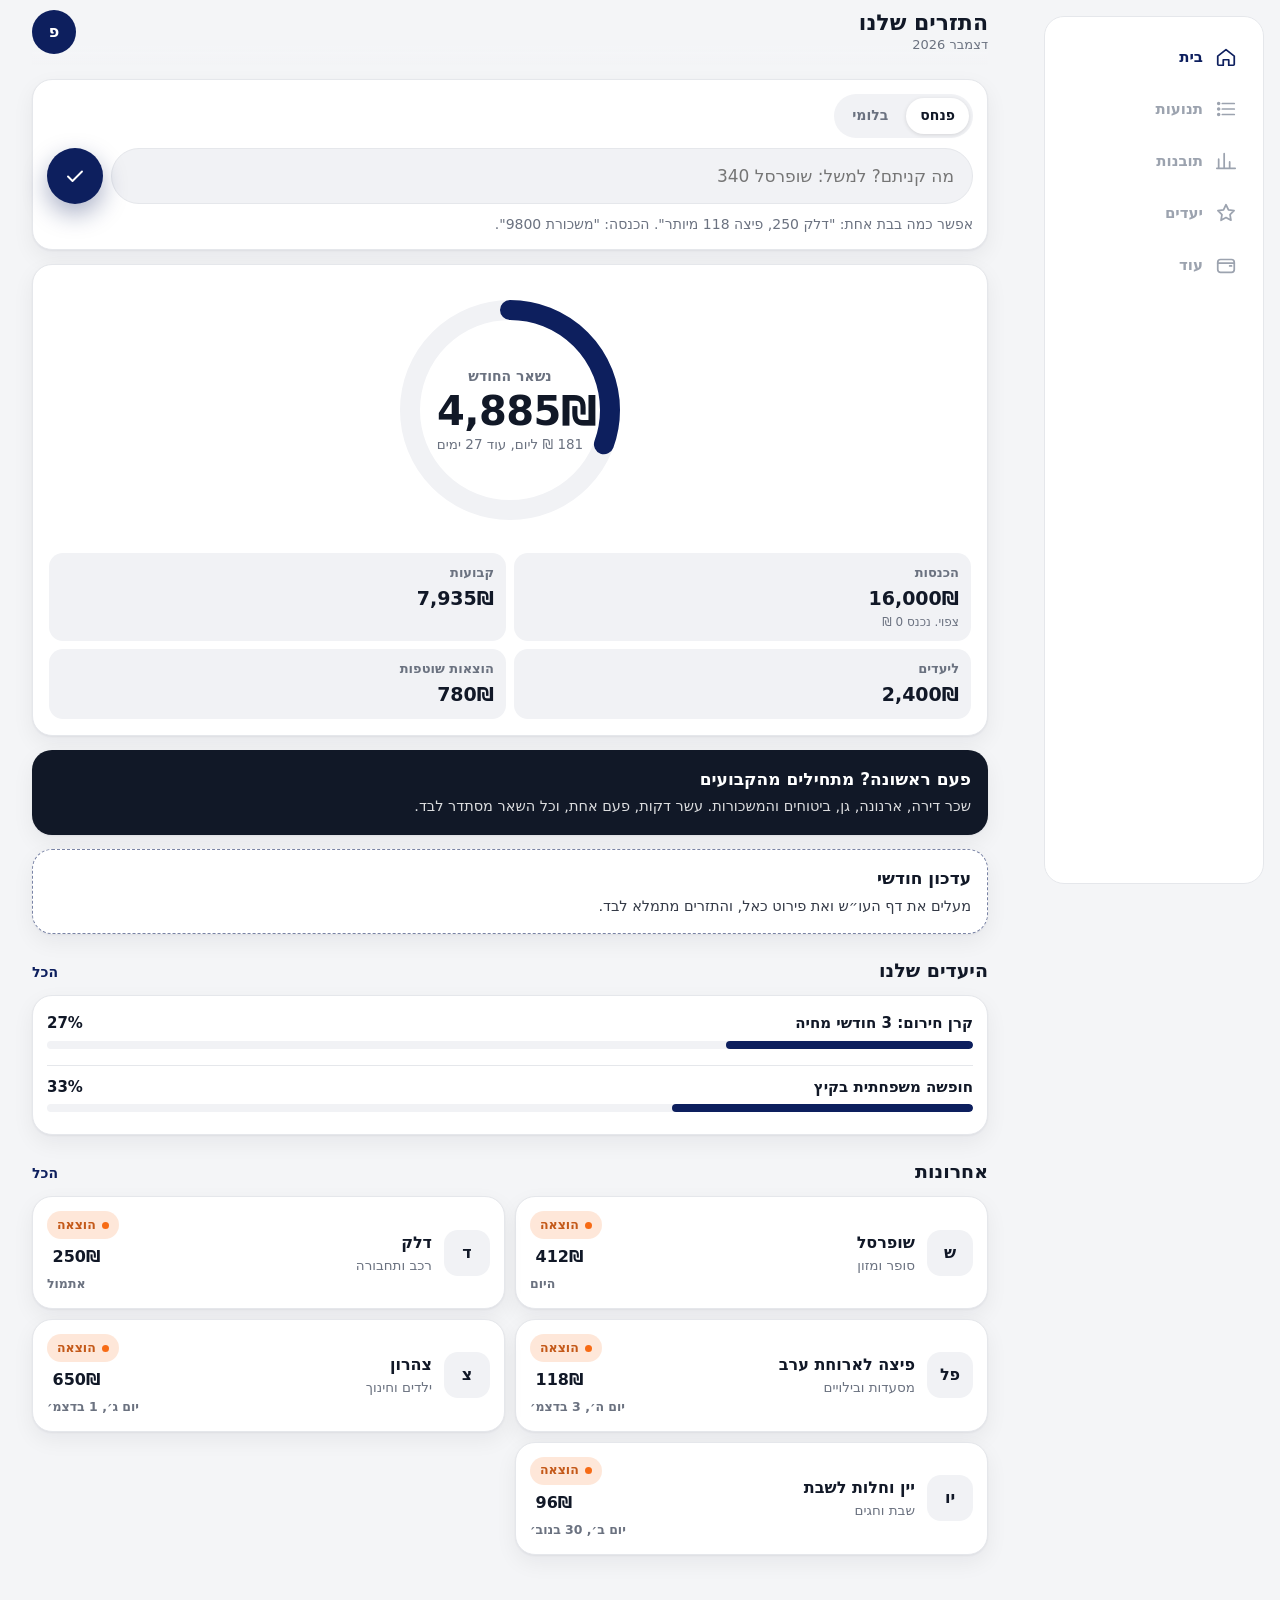
<file: index.html>
<!doctype html>
<html lang="he" dir="rtl">
<head>
  <meta charset="utf-8">
  <meta name="referrer" content="no-referrer">
  <meta name="robots" content="noindex, nofollow">
  <meta http-equiv="Content-Security-Policy" content="default-src 'self'; script-src 'self' https://cdn.jsdelivr.net; style-src 'self' 'unsafe-inline' https://fonts.googleapis.com; font-src https://fonts.gstatic.com; img-src 'self' data: blob:; connect-src 'self' https://*.supabase.co wss://*.supabase.co; worker-src 'self'; manifest-src 'self'; base-uri 'none'; form-action 'self'; object-src 'none'">
  <meta name="viewport" content="width=device-width, initial-scale=1, viewport-fit=cover">
  <meta name="theme-color" content="#F4F5F7">
  <meta name="apple-mobile-web-app-capable" content="yes">
  <meta name="mobile-web-app-capable" content="yes">
  <title>התזרים שלנו</title>
  <link rel="icon" href="icon.svg" type="image/svg+xml">
  <link rel="apple-touch-icon" href="icon.svg">
  <link rel="preconnect" href="https://fonts.googleapis.com">
  <link rel="preconnect" href="https://fonts.gstatic.com" crossorigin>
  <link href="https://fonts.googleapis.com/css2?family=Heebo:wght@300;400;500;700;800&family=Rubik:wght@700;800;900&display=swap" rel="stylesheet">
  <link rel="stylesheet" href="app.css">
  <link rel="stylesheet" href="custom.css">
  <script src="config.js"></script>
  <script src="blueprint.js"></script>
</head>
<body>
  <div id="app"></div>
  <script src="app.js"></script>
  <script src="custom.js"></script>
</body>
</html>
</file>
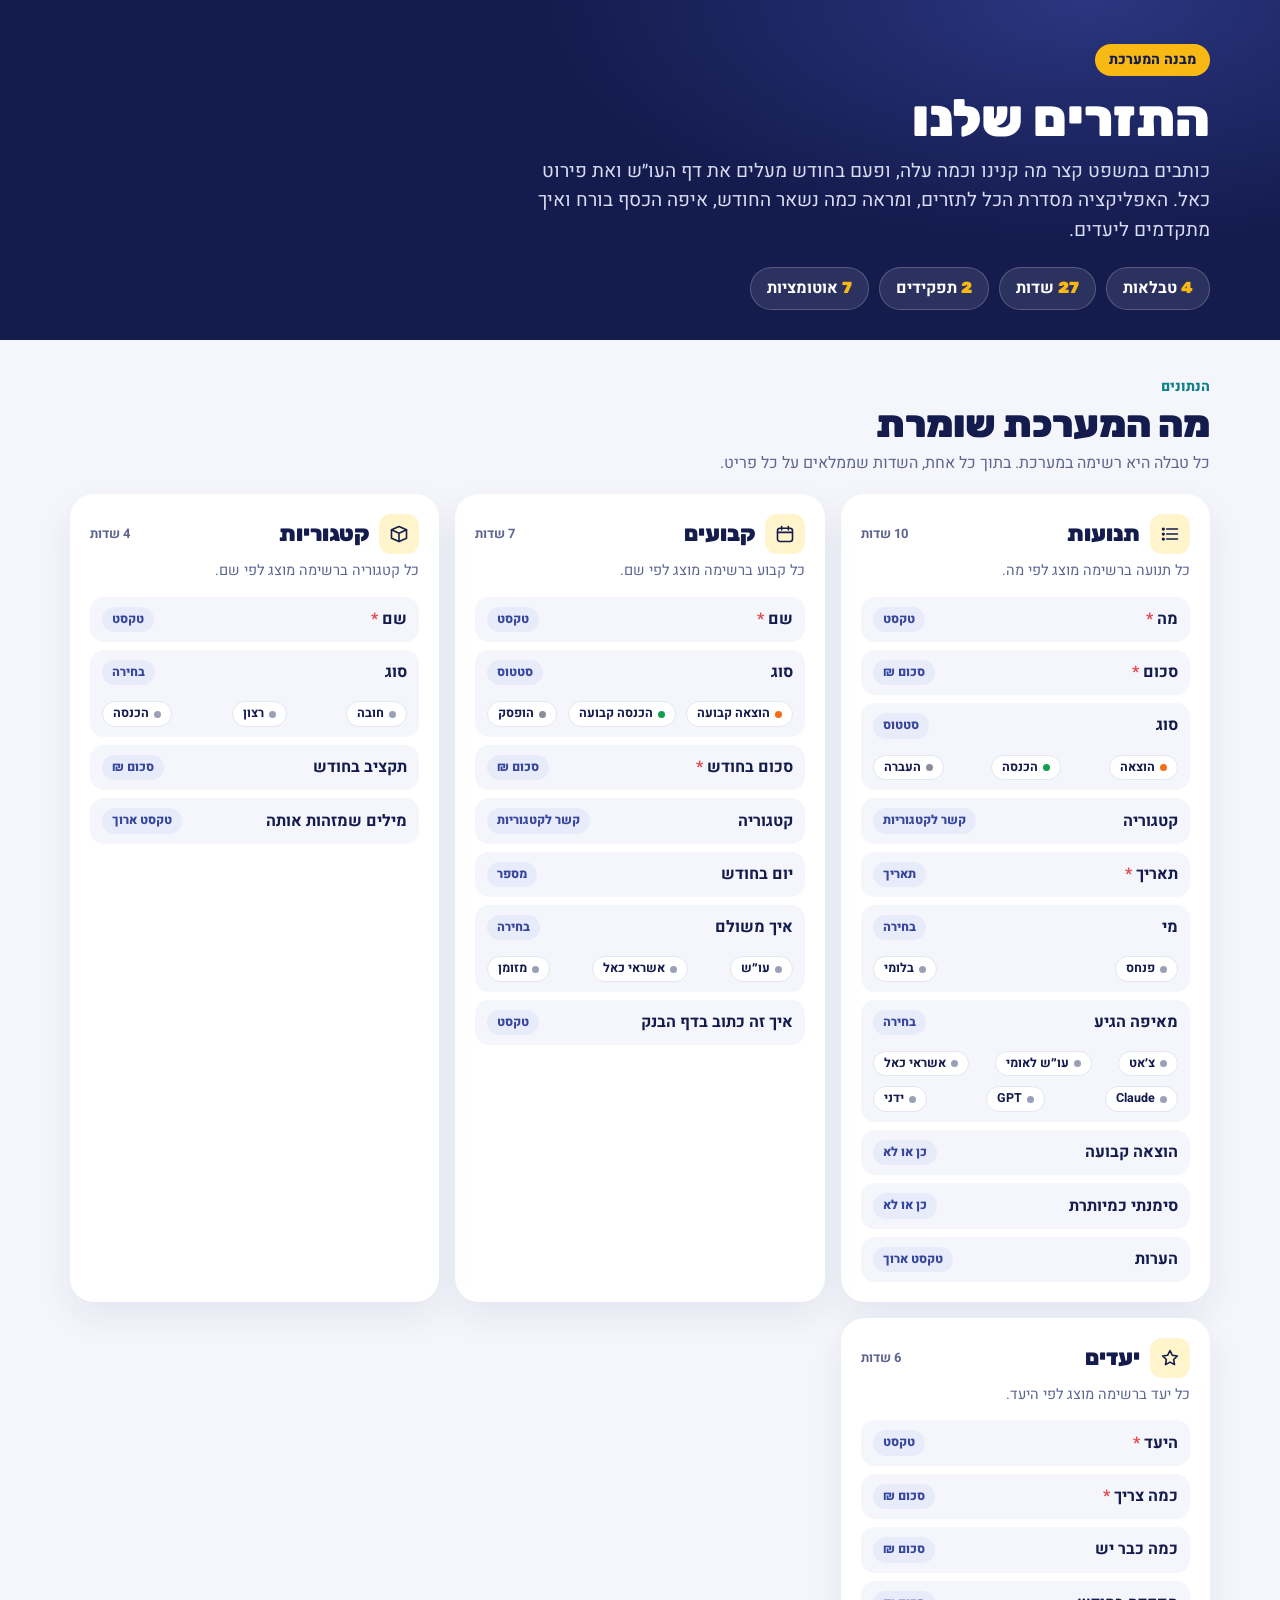
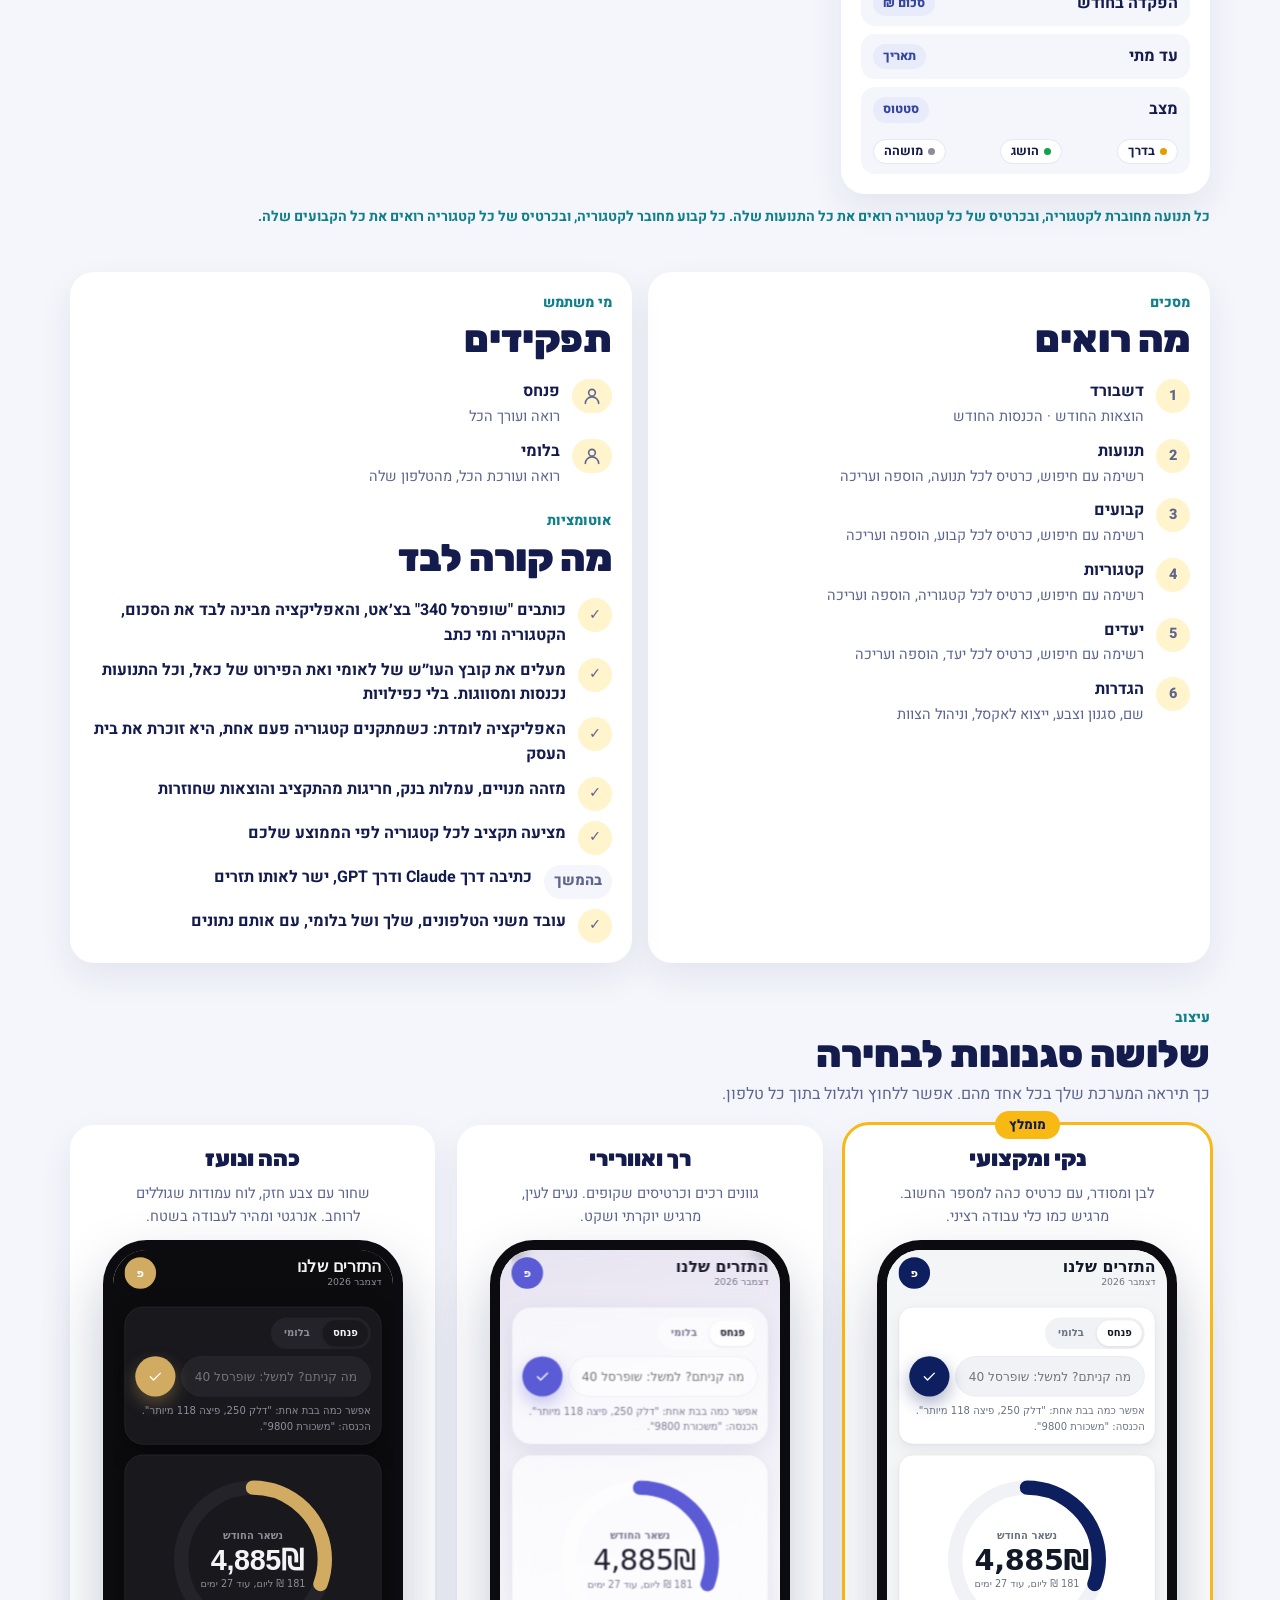
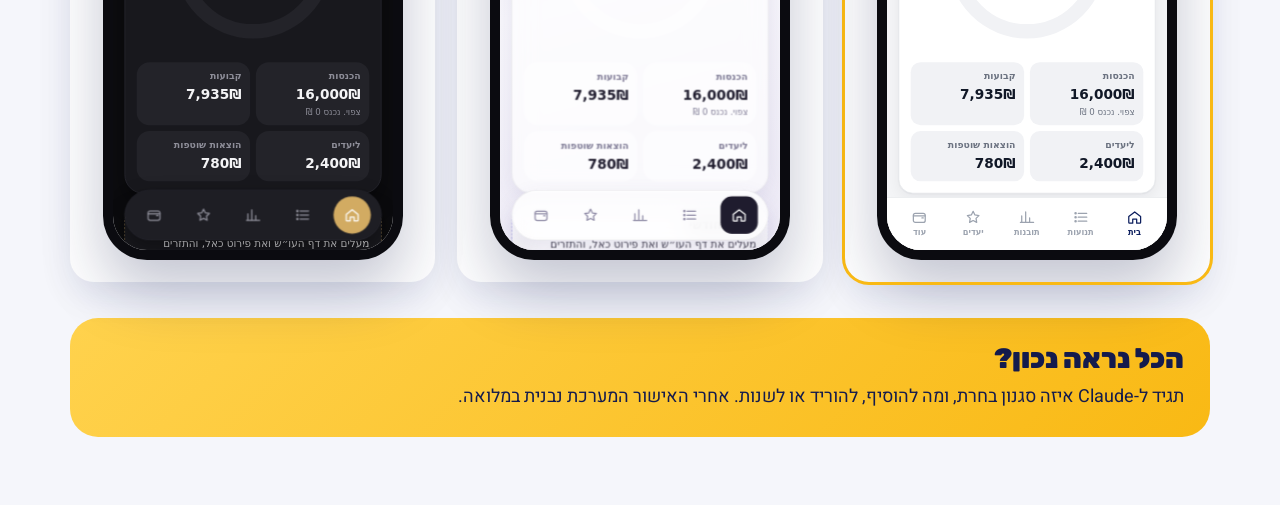
<file: blueprint.html>
<!doctype html>
<html lang="he" dir="rtl">
<head>
  <meta charset="utf-8">
  <meta name="viewport" content="width=device-width, initial-scale=1">
  <title>מבנה המערכת</title>
  <link rel="preconnect" href="https://fonts.googleapis.com">
  <link rel="preconnect" href="https://fonts.gstatic.com" crossorigin>
  <link href="https://fonts.googleapis.com/css2?family=Heebo:wght@400;500;700;800&family=Rubik:wght@800;900&display=swap" rel="stylesheet">
  <style>
    :root { --ink: #141B4D; --muted: #5E6690; --line: #E3E6F3; --bg: #F5F6FB; --accent: #F9B914; --teal: #0E7F8B; }
    * { box-sizing: border-box; }
    body { margin: 0; font-family: 'Heebo', system-ui, sans-serif; color: var(--ink); background: var(--bg); line-height: 1.55; }
    h1, h2, h3 { font-family: 'Rubik', 'Heebo', sans-serif; font-weight: 900; margin: 0; line-height: 1.1; text-wrap: balance; }
    p { margin: 0; }
    .wrap { max-width: 1180px; margin: 0 auto; padding: 0 20px; }
    header { padding: 44px 0 30px; color: #fff; background: radial-gradient(900px 400px at 85% 0%, #2A3680, transparent 60%), var(--ink); }
    .eyebrow { display: inline-block; padding: 5px 14px; border-radius: 999px; font-size: 14px; font-weight: 800; color: var(--ink); background: var(--accent); }
    header h1 { font-size: clamp(32px, 5vw, 52px); margin-top: 14px; }
    header p { margin-top: 10px; font-size: 19px; color: #D9DEF5; max-width: 62ch; }
    .stats { display: flex; flex-wrap: wrap; gap: 10px; margin-top: 22px; }
    .stats span { padding: 8px 16px; border-radius: 999px; background: rgb(255 255 255 / .1); border: 1px solid rgb(255 255 255 / .2); font-weight: 700; }
    .stats b { font-family: 'Rubik'; font-weight: 900; color: var(--accent); margin-inline-end: 4px; }
    section { padding: 36px 0 8px; }
    .head { margin-bottom: 18px; }
    .head small { display: block; font-size: 14px; font-weight: 800; color: var(--teal); margin-bottom: 6px; }
    .head h2 { font-size: clamp(26px, 3.6vw, 38px); }
    .head p { margin-top: 6px; color: var(--muted); }
    .grid { display: grid; gap: 16px; }
    .card { background: #fff; border-radius: 24px; box-shadow: 0 14px 34px rgb(26 35 102 / .08); padding: 20px; }
    .table-card h3 { display: flex; align-items: center; gap: 10px; font-size: 22px; }
    .table-card h3 .ico { display: grid; place-items: center; width: 40px; height: 40px; border-radius: 12px; background: #FFF4CC; }
    .table-card .count { margin-inline-start: auto; font-family: 'Heebo'; font-size: 13px; font-weight: 700; color: var(--muted); }
    .table-card > p { margin-top: 6px; color: var(--muted); font-size: 14.5px; }
    .fields { list-style: none; margin: 14px 0 0; padding: 0; display: grid; gap: 8px; }
    .fields li { display: flex; align-items: center; justify-content: space-between; gap: 10px; padding: 10px 12px; border-radius: 14px; background: var(--bg); }
    .fields li b { font-weight: 700; }
    .fields li b i { font-style: normal; color: #E5484D; }
    .type { flex: none; padding: 3px 10px; border-radius: 999px; font-size: 12.5px; font-weight: 800; color: #35469C; background: #E8EBFA; }
    .opts { display: flex; flex-wrap: wrap; gap: 6px; margin-top: 6px; }
    .opt { display: inline-flex; align-items: center; gap: 5px; padding: 2px 10px; border-radius: 999px; font-size: 12.5px; font-weight: 700; background: #fff; border: 1px solid var(--line); }
    .opt::before { content: ""; width: 7px; height: 7px; border-radius: 50%; background: var(--c); }
    .fields li.col { flex-direction: column; align-items: stretch; }
    .fields li.col > div { display: flex; justify-content: space-between; gap: 10px; }
    .rel { margin-top: 12px; font-size: 14px; font-weight: 700; color: var(--teal); }
    .two { display: grid; gap: 16px; }
    .list { list-style: none; margin: 0; padding: 0; display: grid; gap: 10px; }
    .list li { display: flex; gap: 12px; align-items: flex-start; }
    .list li b { display: block; }
    .list li span { color: var(--muted); font-size: 14.5px; }
    .badge { flex: none; display: grid; place-items: center; min-width: 34px; height: 34px; padding: 0 10px; border-radius: 999px; font-weight: 800; font-size: 13px; color: var(--ink); background: #FFF4CC; }
    .badge.later { color: var(--muted); background: var(--bg); }
    .styles { display: grid; gap: 22px; }
    .style { display: grid; justify-items: center; gap: 12px; padding: 22px 16px; position: relative; }
    .style.rec { outline: 3px solid var(--accent); }
    .style .tag { position: absolute; top: -14px; padding: 4px 14px; border-radius: 999px; font-size: 13px; font-weight: 800; background: var(--accent); }
    .style h3 { font-size: 22px; }
    .style p { color: var(--muted); font-size: 14.5px; text-align: center; max-width: 34ch; }
    .phone { width: 300px; height: 620px; border-radius: 44px; padding: 10px; background: #0B0B10; box-shadow: 0 30px 60px rgb(20 27 77 / .25); }
    .phone iframe { width: 390px; height: 836px; border: 0; transform: scale(.718); transform-origin: top right; background: #fff; }
    .ico svg, .badge svg { width: 20px; height: 20px; }
    .phone .screen { width: 280px; height: 600px; overflow: hidden; border-radius: 34px; }
    .approve { margin: 36px 0 60px; padding: 26px; border-radius: 28px; color: var(--ink); background: linear-gradient(135deg, #FFD24D, #F9B914); }
    .approve h2 { font-size: 28px; }
    .approve p { margin-top: 8px; font-size: 18px; }
    @media (min-width: 760px) { .grid { grid-template-columns: repeat(2, 1fr); } .two { grid-template-columns: 1fr 1fr; } }
    @media (min-width: 1080px) { .grid { grid-template-columns: repeat(3, 1fr); } .styles { grid-template-columns: repeat(3, 1fr); } }
  </style>
  <script src="blueprint.js"></script>
</head>
<body>
  <main id="bp"></main>
  <script>
  (function () {
    const BP = window.BLUEPRINT;
    const esc = s => String(s ?? '').replace(/[&<>"']/g, c => ({ '&': '&amp;', '<': '&lt;', '>': '&gt;', '"': '&quot;', "'": '&#39;' }[c]));
    const TYPES = { text: 'טקסט', longtext: 'טקסט ארוך', phone: 'טלפון', email: 'מייל', number: 'מספר', money: 'סכום ₪', date: 'תאריך', datetime: 'תאריך ושעה', status: 'סטטוס', select: 'בחירה', checkbox: 'כן או לא', relation: 'קשר', photo: 'תמונה' };
    const STYLE_INFO = {
      'clean-pro': ['נקי ומקצועי', 'לבן ומסודר, עם כרטיס כהה למספר החשוב. מרגיש כמו כלי עבודה רציני.'],
      'bold-dark': ['כהה ונועז', 'שחור עם צבע חזק, לוח עמודות שגוללים לרוחב. אנרגטי ומהיר לעבודה בשטח.'],
      'soft-air': ['רך ואוורירי', 'גוונים רכים וכרטיסים שקופים. נעים לעין, מרגיש יוקרתי ושקט.'],
      'photo-immersive': ['חווייתי ותמונתי', 'תמונה גדולה בראש המסך וזכוכית. מתאים לעסק שמוכר חוויה.'],
      'playful-blocks': ['צבעוני ושמח', 'אריחים בצבעי פסטל ופינות עגולות. כיף לפתוח כל בוקר.'],
      'school-soft': ['סגול ורך', 'לבנדר בהיר עם כרטיס סגול למספר החשוב ואריחים צבעוניים. ידידותי ומסודר.']
    };
    const T = id => BP.tables.find(t => t.id === id);
    const fem = t => (t && t.gender) ? t.gender === 'f' : /ה$/.test((t && t.item) || '');
    const g = (t, m, f) => (fem(t) ? f : m);
    const opts = f => (f.options || []).map(o => typeof o === 'string' ? { v: o } : o);
    const PATHS = {
      users: '<circle cx="9" cy="8" r="3.5"/><path d="M2.5 20a6.5 6.5 0 0 1 13 0"/><path d="M16 4.6a3.5 3.5 0 0 1 0 6.8M18.2 14.6A6.5 6.5 0 0 1 21.5 20"/>',
      wrench: '<path d="M14.5 6.5a4 4 0 0 0-5.3 5.3L4 17l3 3 5.2-5.2a4 4 0 0 0 5.3-5.3l-2.5 2.5-2.5-2.5z"/>',
      calendar: '<rect x="3" y="5" width="18" height="16" rx="3"/><path d="M3 10h18M8 3v4M16 3v4"/>',
      box: '<path d="M3 7l9-4 9 4v10l-9 4-9-4z"/><path d="M3 7l9 4 9-4M12 11v10"/>',
      wallet: '<rect x="3" y="6" width="18" height="14" rx="3"/><path d="M16 13h2M3 10h18"/>',
      list: '<path d="M8 6h13M8 12h13M8 18h13"/><circle cx="4" cy="6" r="1"/><circle cx="4" cy="12" r="1"/><circle cx="4" cy="18" r="1"/>',
      file: '<path d="M6 3h8l4 4v14H6z"/><path d="M14 3v4h4M9 13h6M9 17h6"/>',
      star: '<path d="M12 3l2.7 5.6 6.1.9-4.4 4.3 1 6.1L12 17l-5.4 2.9 1-6.1-4.4-4.3 6.1-.9z"/>',
      person: '<circle cx="12" cy="8" r="4"/><path d="M4 21a8 8 0 0 1 16 0"/>'
    };
    const svg = n => `<svg viewBox="0 0 24 24" fill="none" stroke="currentColor" stroke-width="1.9" stroke-linecap="round" stroke-linejoin="round" aria-hidden="true">${PATHS[n] || PATHS.list}</svg>`;
    const fieldsCount = BP.tables.reduce((a, t) => a + t.fields.length, 0);
    const relations = BP.tables.flatMap(t => t.fields.filter(f => f.type === 'relation').map(f => ({ t, f })));
    const styles = (BP.styleOptions && BP.styleOptions.length ? BP.styleOptions : [BP.style]).slice(0, 3);

    document.title = 'מבנה המערכת · ' + BP.name;
    document.getElementById('bp').innerHTML = `
      <header><div class="wrap">
        <span class="eyebrow">מבנה המערכת</span>
        <h1>${esc(BP.name)}</h1>
        <p>${esc(BP.purpose || '')}</p>
        <div class="stats"><span><b>${BP.tables.length}</b>טבלאות</span><span><b>${fieldsCount}</b>שדות</span><span><b>${(BP.roles || []).length || 1}</b>תפקידים</span><span><b>${(BP.automations || []).length}</b>אוטומציות</span></div>
      </div></header>

      <section><div class="wrap">
        <div class="head"><small>הנתונים</small><h2>מה המערכת שומרת</h2><p>כל טבלה היא רשימה במערכת. בתוך כל אחת, השדות שממלאים על כל פריט.</p></div>
        <div class="grid">${BP.tables.map(t => `
          <article class="card table-card">
            <h3><span class="ico">${svg(t.icon)}</span>${esc(t.label)}<span class="count">${t.fields.length} שדות</span></h3>
            <p>כל ${esc(t.item)} ברשימה מוצג לפי ${esc((t.fields.find(f => f.id === t.title) || {}).label || '')}${t.board ? ', ויש לוח עמודות לפי הסטטוס' : ''}.</p>
            <ul class="fields">${t.fields.map(f => (f.type === 'status' || f.type === 'select') ? `
              <li class="col"><div><b>${esc(f.label)}${f.required ? ' <i>*</i>' : ''}</b><span class="type">${TYPES[f.type]}</span></div>
                <div class="opts">${opts(f).map(o => `<span class="opt" style="--c:${o.color ? `var(--c-${o.color})` : '#9AA0B8'}">${esc(o.v)}</span>`).join('')}</div></li>`
              : `<li><b>${esc(f.label)}${f.required ? ' <i>*</i>' : ''}</b><span class="type">${f.type === 'relation' ? `קשר ל${esc(T(f.table).label)}` : TYPES[f.type] || f.type}</span></li>`).join('')}</ul>
          </article>`).join('')}
        </div>
        ${relations.length ? `<p class="rel">${relations.map(({ t, f }) => `כל ${esc(t.item)} ${g(t, 'מחובר', 'מחוברת')} ל${esc(T(f.table).item)}, ובכרטיס של כל ${esc(T(f.table).item)} רואים את כל ה${esc(t.label)} ${g(T(f.table), 'שלו', 'שלה')}.`).join(' ')}</p>` : ''}
      </div></section>

      <section><div class="wrap two">
        <div class="card">
          <div class="head"><small>מסכים</small><h2>מה רואים</h2></div>
          <ul class="list">
            <li><span class="badge">1</span><div><b>דשבורד</b><span>${esc((BP.dashboard?.kpis || []).map(k => k.label).join(' · '))}${BP.dashboard?.focus ? ' · ' + esc(BP.dashboard.focus.label) : ''}${BP.dashboard?.upcoming ? ' · מה בימים הקרובים' : ''}</span></div></li>
            ${BP.tables.map((t, i) => `<li><span class="badge">${i + 2}</span><div><b>${esc(t.label)}</b><span>רשימה עם חיפוש${t.board ? ', סינון לפי סטטוס ולוח עמודות' : ''}, כרטיס לכל ${esc(t.item)}, הוספה ועריכה</span></div></li>`).join('')}
            <li><span class="badge">${BP.tables.length + 2}</span><div><b>הגדרות</b><span>שם, סגנון וצבע, ייצוא לאקסל${(BP.roles || []).length > 1 ? ', וניהול הצוות' : ''}</span></div></li>
          </ul>
        </div>
        <div class="card">
          <div class="head"><small>מי משתמש</small><h2>תפקידים</h2></div>
          <ul class="list">${(BP.roles && BP.roles.length ? BP.roles : [{ label: 'בעל העסק', can: 'רואה ועורך הכל' }]).map(r => `<li><span class="badge">${svg('person')}</span><div><b>${esc(r.label)}</b><span>${esc(r.can)}</span></div></li>`).join('')}</ul>
          ${(BP.automations || []).length ? `<div class="head" style="margin-top:22px"><small>אוטומציות</small><h2>מה קורה לבד</h2></div>
          <ul class="list">${BP.automations.map(a => `<li><span class="badge ${a.status === 'פעיל' ? '' : 'later'}">${a.status === 'פעיל' ? '✓' : 'בהמשך'}</span><div><b>${esc(a.label)}</b></div></li>`).join('')}</ul>` : ''}
        </div>
      </div></section>

      <section><div class="wrap">
        <div class="head"><small>עיצוב</small><h2>שלושה סגנונות לבחירה</h2><p>כך תיראה המערכת שלך בכל אחד מהם. אפשר ללחוץ ולגלול בתוך כל טלפון.</p></div>
        <div class="styles">${styles.map((s, i) => `
          <div class="card style ${i === 0 ? 'rec' : ''}">
            ${i === 0 ? '<span class="tag">מומלץ</span>' : ''}
            <h3>${esc((STYLE_INFO[s] || [s])[0])}</h3>
            <p>${esc((STYLE_INFO[s] || ['', ''])[1])}</p>
            <div class="phone"><div class="screen"><iframe src="index.html?preview=1&theme=${encodeURIComponent(s)}" title="${esc((STYLE_INFO[s] || [s])[0])}" loading="lazy"></iframe></div></div>
          </div>`).join('')}
        </div>
        <div class="approve"><h2>הכל נראה נכון?</h2><p>תגיד ל-Claude איזה סגנון בחרת, ומה להוסיף, להוריד או לשנות. אחרי האישור המערכת נבנית במלואה.</p></div>
      </div></section>`;
    // צבעי הסטטוסים זהים לאלה של המערכת
    const st = document.documentElement.style;
    Object.entries({ red: '#E5484D', orange: '#F76B15', yellow: '#E0A100', green: '#12A150', teal: '#0E9F9A', blue: '#3B6CF6', purple: '#8E4EC6', gray: '#8B8D98' }).forEach(([k, v]) => st.setProperty('--c-' + k, v));
  })();
  </script>
</body>
</html>
</file>
<file: app.css>
/* מנוע המערכות של קלוד לעצלנים: רכיבים מובייל פירסט + חמש ערכות נושא (library/styles.md).
   כל ערכת נושא מגדירה את אותם משתנים. המבנה זהה, והאופי משתנה. */

:root, [data-theme="clean-pro"] {
  --bg: #F4F5F7;
  --bg-fx: none;
  --surface: #FFFFFF;
  --surface-2: #F1F2F5;
  --text: #111827;
  --muted: #6B7280;
  --line: #E5E7EB;
  --accent: #2563EB;
  --on-accent: #FFFFFF;
  --hero: #111827;
  --on-hero: #FFFFFF;
  --radius: 14px;
  --radius-lg: 20px;
  --shadow: 0 1px 2px rgb(17 24 39 / .05), 0 8px 22px rgb(17 24 39 / .06);
  --glass: none;
  --nav-bg: #FFFFFF;
  --nav-text: #9CA3AF;
  --nav-active: #111827;
  --nav-active-bg: transparent;
  --font-head: 'Heebo', system-ui, sans-serif;
  --head-weight: 800;
  --num-weight: 800;
  --tile-1: var(--surface); --tile-2: var(--surface); --tile-3: var(--surface); --tile-4: var(--surface);
}

[data-theme="bold-dark"] {
  --bg: #0C0C0F;
  --surface: #18181D;
  --surface-2: #232329;
  --text: #F4F4F6;
  --muted: #8E8E99;
  --line: #2B2B33;
  --accent: #FFE14D;
  --on-accent: #111111;
  --hero: var(--accent);
  --on-hero: var(--on-accent);
  --radius: 18px;
  --radius-lg: 26px;
  --shadow: 0 12px 30px rgb(0 0 0 / .35);
  --nav-bg: #1E1E24;
  --nav-text: #8E8E99;
  --nav-active: var(--on-accent);
  --nav-active-bg: var(--accent);
  --font-head: 'Rubik', 'Heebo', sans-serif;
  --head-weight: 900;
  --num-weight: 900;
}

[data-theme="soft-air"] {
  --bg: #EEECF5;
  --bg-fx: linear-gradient(165deg, #E7E4F1 0%, #F7F6FB 55%, #ECE9F5 100%);
  --surface: rgb(255 255 255 / .62);
  --surface-2: rgb(255 255 255 / .45);
  --text: #1F1C2E;
  --muted: #7B7792;
  --line: rgb(31 28 46 / .08);
  --accent: #5B5BD6;
  --on-accent: #FFFFFF;
  --hero: rgb(255 255 255 / .72);
  --on-hero: #1F1C2E;
  --radius: 20px;
  --radius-lg: 28px;
  --shadow: 0 10px 30px rgb(80 70 140 / .10);
  --glass: blur(16px);
  --nav-bg: rgb(255 255 255 / .82);
  --nav-text: #8E8AA5;
  --nav-active: #FFFFFF;
  --nav-active-bg: #1F1C2E;
  --font-head: 'Heebo', system-ui, sans-serif;
  --head-weight: 700;
  --num-weight: 300;
}

[data-theme="photo-immersive"] {
  --bg: #0E1714;
  --surface: rgb(255 255 255 / .08);
  --surface-2: rgb(255 255 255 / .13);
  --text: #F3F6F4;
  --muted: #A9B8B1;
  --line: rgb(255 255 255 / .12);
  --accent: #FFFFFF;
  --on-accent: #0E1714;
  --hero: rgb(255 255 255 / .1);
  --on-hero: #FFFFFF;
  --radius: 22px;
  --radius-lg: 30px;
  --shadow: 0 16px 40px rgb(0 0 0 / .35);
  --glass: blur(14px);
  --nav-bg: rgb(20 32 28 / .72);
  --nav-text: #A9B8B1;
  --nav-active: var(--on-accent);
  --nav-active-bg: var(--accent);
  --font-head: 'Heebo', system-ui, sans-serif;
  --head-weight: 500;
  --num-weight: 300;
}

[data-theme="playful-blocks"] {
  --bg: #FFF9EF;
  --surface: #FFFFFF;
  --surface-2: #FFF1DC;
  --text: #1C1B1F;
  --muted: #6E6A75;
  --line: #F0E6D6;
  --accent: #1C1B1F;
  --on-accent: #FFFFFF;
  --hero: #FFE48A;
  --on-hero: #1C1B1F;
  --radius: 22px;
  --radius-lg: 30px;
  --shadow: 0 2px 0 rgb(28 27 31 / .06), 0 10px 24px rgb(120 90 40 / .08);
  --nav-bg: #FFFFFF;
  --nav-text: #9A95A2;
  --nav-active: #FFFFFF;
  --nav-active-bg: #1C1B1F;
  --font-head: 'Rubik', 'Heebo', sans-serif;
  --head-weight: 800;
  --num-weight: 800;
  --tile-1: #FFE48A; --tile-2: #E3DAFF; --tile-3: #CDEFDF; --tile-4: #FFD8C6;
}

/* סגול ורך: לבנדר בהיר, כרטיס סגול למספר החשוב, אריחים צבעוניים. נלמד מהשראות של מערכות משמרות ומשימות (בתי ספר) */
[data-theme="school-soft"] {
  --bg: #F3F1FB;
  --bg-fx: linear-gradient(170deg, #EEEAFB 0%, #F8F7FD 50%, #F1EEFB 100%);
  --surface: #FFFFFF;
  --surface-2: #EEEBFA;
  --text: #1E1B3A;
  --muted: #6E6A8A;
  --line: #E6E2F5;
  --accent: #6C4CF1;
  --on-accent: #FFFFFF;
  --hero: linear-gradient(140deg, #6C4CF1, #8B6CFF);
  --on-hero: #FFFFFF;
  --radius: 20px;
  --radius-lg: 28px;
  --shadow: 0 2px 4px rgb(108 76 241 / .05), 0 14px 30px rgb(108 76 241 / .10);
  --nav-bg: #FFFFFF;
  --nav-text: #9C98B5;
  --nav-active: #FFFFFF;
  --nav-active-bg: #6C4CF1;
  --font-head: 'Rubik', 'Heebo', sans-serif;
  --head-weight: 700;
  --num-weight: 800;
  --tile-1: #FFD9B3; --tile-2: #CFE6FF; --tile-3: #FFD3E1; --tile-4: #E3DAFF;
}
[data-theme="school-soft"] .nav a.on { padding-inline: 14px; }
[data-theme="school-soft"] .kpi:nth-child(2) { background: var(--tile-1); }
[data-theme="school-soft"] .kpi:nth-child(3) { background: var(--tile-2); }
[data-theme="school-soft"] .kpi:nth-child(4) { background: var(--tile-3); }

/* צבעי סטטוס */
:root { --c-red: #E5484D; --c-orange: #F76B15; --c-yellow: #E0A100; --c-green: #12A150; --c-teal: #0E9F9A; --c-blue: #3B6CF6; --c-purple: #8E4EC6; --c-gray: #8B8D98; }

/* ---------- בסיס ---------- */
* { box-sizing: border-box; -webkit-tap-highlight-color: transparent; }
html { background: var(--bg); }
body {
  margin: 0;
  min-height: 100vh;
  font-family: 'Heebo', system-ui, sans-serif;
  font-size: 16px;
  line-height: 1.5;
  color: var(--text);
  background: var(--bg-fx, none), var(--bg);
  background-attachment: fixed;
  overflow-x: clip;
}
button, input, select, textarea { font: inherit; color: inherit; }
a { color: inherit; text-decoration: none; }
h1, h2, h3, p { margin: 0; }
h1, h2, h3 { font-family: var(--font-head); font-weight: var(--head-weight); line-height: 1.15; text-wrap: balance; }
.i { width: 22px; height: 22px; flex: none; }
.ltr { direction: ltr; unicode-bidi: isolate; display: inline-block; }
.muted { color: var(--muted); }
[hidden] { display: none !important; }

/* ---------- מבנה ---------- */
.app { padding: 0 16px calc(170px + env(safe-area-inset-bottom)); max-width: 640px; margin: 0 auto; }
.top { position: sticky; top: 0; z-index: 20; display: flex; align-items: center; gap: 12px; min-height: 64px; padding: 10px 0; margin-bottom: 4px; background: linear-gradient(var(--bg) 70%, transparent); }
[data-theme="soft-air"] .top { background: transparent; backdrop-filter: blur(10px); }
[data-theme="photo-immersive"] .top { background: linear-gradient(rgb(14 23 20 / .9) 60%, transparent); }
.top__title { flex: 1; min-width: 0; }
.top__title h1 { font-size: 22px; white-space: nowrap; overflow: hidden; text-overflow: ellipsis; }
.top__title small { display: block; font-size: 13px; color: var(--muted); }
.icon-btn { display: grid; place-items: center; width: 44px; height: 44px; border: 0; border-radius: 50%; background: var(--surface); color: var(--text); box-shadow: var(--shadow); backdrop-filter: var(--glass); cursor: pointer; }
.avatar { display: grid; place-items: center; width: 44px; height: 44px; flex: none; border-radius: 50%; font-weight: 800; color: var(--on-accent); background: var(--accent); }
.brand-logo { height: 34px; width: auto; }

/* ---------- ניווט ---------- */
.nav { position: fixed; z-index: 30; display: flex; justify-content: space-around; gap: 4px; }
.nav a { display: grid; justify-items: center; gap: 2px; min-width: 56px; padding: 8px 10px; border-radius: 999px; font-size: 11.5px; font-weight: 700; color: var(--nav-text); }
.nav a.on { color: var(--nav-active); background: var(--nav-active-bg); }
/* סרגל מלא: נקי וצבעוני */
.nav { left: 0; right: 0; bottom: 0; padding: 8px 10px calc(8px + env(safe-area-inset-bottom)); background: var(--nav-bg); border-top: 1px solid var(--line); }
[data-theme="clean-pro"] .nav a.on { color: var(--accent); }
/* גלולה צפה: כהה, רך, תמונתי */
[data-theme="bold-dark"] .nav, [data-theme="soft-air"] .nav, [data-theme="photo-immersive"] .nav {
  left: 16px; right: 16px; bottom: calc(14px + env(safe-area-inset-bottom)); max-width: 460px; margin: 0 auto;
  padding: 8px; border: 1px solid var(--line); border-radius: 999px; box-shadow: var(--shadow); backdrop-filter: blur(16px);
}
[data-theme="bold-dark"] .nav a span, [data-theme="soft-air"] .nav a span, [data-theme="photo-immersive"] .nav a span { display: none; }
[data-theme="bold-dark"] .nav a, [data-theme="soft-air"] .nav a, [data-theme="photo-immersive"] .nav a { min-width: 52px; height: 52px; place-content: center; }
[data-theme="soft-air"] .nav a.on { border-radius: 16px; }
[data-theme="playful-blocks"] .nav a.on { padding-inline: 14px; }

/* כפתור צף */
.fab { position: fixed; z-index: 31; left: 18px; bottom: calc(92px + env(safe-area-inset-bottom)); display: inline-flex; align-items: center; gap: 8px; height: 58px; padding: 0 22px; border: 0; border-radius: 999px; font-weight: 800; font-size: 16px; color: var(--on-accent); background: var(--accent); box-shadow: 0 12px 28px color-mix(in srgb, var(--accent) 45%, transparent); cursor: pointer; }
[data-theme="bold-dark"] .fab, [data-theme="soft-air"] .fab, [data-theme="photo-immersive"] .fab { bottom: calc(96px + env(safe-area-inset-bottom)); }

/* ---------- כרטיסים ---------- */
.card { background: var(--surface); border: 1px solid var(--line); border-radius: var(--radius-lg); box-shadow: var(--shadow); backdrop-filter: var(--glass); }
.section { margin-top: 26px; }
.section__head { display: flex; align-items: baseline; justify-content: space-between; gap: 10px; margin-bottom: 12px; }
.section__head h2 { font-size: 19px; }
.section__head a { font-size: 14px; font-weight: 700; color: var(--accent); }
[data-theme="photo-immersive"] .section__head a, [data-theme="playful-blocks"] .section__head a { color: var(--text); text-decoration: underline; }

/* ---------- דשבורד ---------- */
.greet h1 { font-size: 28px; }
.greet p { margin-top: 4px; color: var(--muted); }
.cover { position: relative; margin: 0 -16px; padding: 90px 20px 24px; min-height: 240px; border-radius: 0 0 var(--radius-lg) var(--radius-lg); background: linear-gradient(180deg, rgb(0 0 0 / .1), rgb(0 0 0 / .65)), var(--cover, linear-gradient(135deg, #1D3A30, #0E1714)); background-size: cover; background-position: center; color: #fff; overflow: hidden; }
.cover h1 { font-size: 36px; font-weight: 300; line-height: 1.05; }
.cover h1 b { font-weight: 700; }
.cover p { margin-top: 8px; color: rgb(255 255 255 / .8); }
.kpis { display: grid; grid-template-columns: repeat(2, minmax(0, 1fr)); gap: 12px; margin-top: 18px; }
.kpi { padding: 16px; border-radius: var(--radius-lg); background: var(--surface); border: 1px solid var(--line); box-shadow: var(--shadow); backdrop-filter: var(--glass); }
.kpi b { display: block; font-family: var(--font-head); font-weight: var(--num-weight); font-size: 32px; line-height: 1.1; letter-spacing: -.5px; }
.kpi span { font-size: 13.5px; font-weight: 600; color: var(--muted); }
.kpi:first-child { grid-column: 1 / -1; background: var(--hero); color: var(--on-hero); border-color: transparent; }
.kpi:first-child span { color: color-mix(in srgb, var(--on-hero) 72%, transparent); }
.kpi:first-child b { font-size: 42px; }
.kpis:has(.kpi:nth-child(4)) { grid-template-columns: repeat(3, minmax(0, 1fr)); }
.kpis:has(.kpi:nth-child(4)) .kpi:not(:first-child) { padding: 14px 12px; }
.kpis:has(.kpi:nth-child(4)) .kpi:not(:first-child) b { font-size: 28px; }
[data-theme="playful-blocks"] .kpi:nth-child(1) { background: var(--tile-1); }
[data-theme="playful-blocks"] .kpi:nth-child(2) { background: var(--tile-2); }
[data-theme="playful-blocks"] .kpi:nth-child(3) { background: var(--tile-3); }
[data-theme="playful-blocks"] .kpi:nth-child(4) { background: var(--tile-4); }
[data-theme="playful-blocks"] .kpi span { color: color-mix(in srgb, var(--text) 70%, transparent); }
[data-theme="soft-air"] .kpi b { font-size: 38px; }
[data-theme="soft-air"] .kpi:first-child b { font-size: 52px; }
.quick { display: flex; gap: 8px; overflow-x: auto; margin: 18px -16px 0; padding: 2px 16px 4px; scrollbar-width: none; }
.quick::-webkit-scrollbar { display: none; }

/* ---------- רשימות ---------- */
.search { position: relative; margin-top: 4px; }
.search input { width: 100%; height: 50px; padding: 0 46px 0 16px; border: 1px solid var(--line); border-radius: 999px; background: var(--surface); box-shadow: var(--shadow); backdrop-filter: var(--glass); outline: none; }
.search input:focus { border-color: var(--accent); }
.search .i { position: absolute; top: 14px; right: 16px; color: var(--muted); }
.chips { display: flex; gap: 8px; overflow-x: auto; margin: 12px -16px 0; padding: 2px 16px 6px; scrollbar-width: none; }
.chips::-webkit-scrollbar { display: none; }
.chip-btn { display: inline-flex; align-items: center; gap: 6px; flex: none; height: 38px; padding: 0 14px; border: 1px solid var(--line); border-radius: 999px; background: var(--surface); font-size: 14px; font-weight: 700; color: var(--text); cursor: pointer; white-space: nowrap; backdrop-filter: var(--glass); }
.chip-btn.on { color: var(--on-accent); background: var(--accent); border-color: transparent; }
.chip-btn em { font-style: normal; font-size: 12px; opacity: .7; }
.dot { width: 9px; height: 9px; border-radius: 50%; background: var(--c); }
.toolbar { display: flex; align-items: center; justify-content: space-between; gap: 8px; margin-top: 8px; }
.toolbar small { color: var(--muted); font-weight: 600; }
.seg-view { display: inline-flex; padding: 3px; border-radius: 999px; background: var(--surface-2); }
.seg-view button { display: inline-flex; align-items: center; gap: 6px; height: 36px; padding: 0 12px; border: 0; border-radius: 999px; background: transparent; font-size: 13.5px; font-weight: 700; color: var(--muted); cursor: pointer; }
.seg-view button.on { color: var(--text); background: var(--surface); box-shadow: var(--shadow); }
.seg-view .i { width: 18px; height: 18px; }

.list { display: grid; grid-template-columns: minmax(0, 1fr); gap: 10px; margin-top: 12px; }
.item { display: flex; align-items: center; gap: 12px; min-width: 0; padding: 14px; border-radius: var(--radius-lg); background: var(--surface); border: 1px solid var(--line); box-shadow: var(--shadow); backdrop-filter: var(--glass); cursor: pointer; }
.item__av { display: grid; place-items: center; width: 46px; height: 46px; flex: none; border-radius: 14px; font-weight: 800; color: var(--text); background: var(--surface-2); overflow: hidden; }
.item__av img { width: 100%; height: 100%; object-fit: cover; }
[data-theme="bold-dark"] .item__av { border-radius: 50%; }
.item__main { flex: 1; min-width: 0; }
.item__main b { display: block; font-size: 16px; font-weight: 700; white-space: nowrap; overflow: hidden; text-overflow: ellipsis; }
.item__main small { display: block; font-size: 13.5px; color: var(--muted); white-space: nowrap; overflow: hidden; text-overflow: ellipsis; }
.item__end { display: grid; justify-items: end; gap: 6px; flex: none; }
.item__end small { font-size: 12.5px; color: var(--muted); font-weight: 600; }
.money { font-family: var(--font-head); font-weight: 800; }

.status { display: inline-flex; align-items: center; gap: 6px; height: 28px; padding: 0 10px; border-radius: 999px; font-size: 12.5px; font-weight: 800; white-space: nowrap; color: color-mix(in srgb, var(--c) 78%, var(--text)); background: color-mix(in srgb, var(--c) 16%, transparent); }
.status::before { content: ""; width: 7px; height: 7px; border-radius: 50%; background: var(--c); }
[data-theme="bold-dark"] .status { color: #fff; background: var(--c); }
[data-theme="bold-dark"] .status::before { background: rgb(255 255 255 / .8); }

.empty { padding: 40px 20px; text-align: center; border: 1.5px dashed var(--line); border-radius: var(--radius-lg); color: var(--muted); }
.empty b { display: block; margin-bottom: 6px; font-size: 18px; color: var(--text); }

/* לוח עמודות */
.board { display: flex; gap: 12px; overflow-x: auto; margin: 14px -16px 0; padding: 2px 16px 10px; scroll-snap-type: x mandatory; scrollbar-width: none; }
.board::-webkit-scrollbar { display: none; }
.col { flex: none; width: 78%; max-width: 320px; scroll-snap-align: start; padding: 12px; border-radius: var(--radius-lg); background: var(--surface-2); }
.col__head { display: flex; align-items: center; gap: 8px; margin: 2px 4px 12px; font-weight: 800; }
.col__head em { margin-inline-start: auto; font-style: normal; font-size: 13px; color: var(--muted); }
.col .item { padding: 12px; margin-bottom: 8px; box-shadow: none; }
.col .empty { padding: 20px 10px; font-size: 14px; }

/* ---------- כרטיס פרטים ---------- */
.detail-hero { padding: 20px; margin-top: 6px; }
.detail-hero h2 { font-size: 26px; }
.detail-hero p { margin-top: 4px; color: var(--muted); }
.statuses { display: flex; flex-wrap: wrap; gap: 8px; margin-top: 16px; }
.statuses button { height: 38px; padding: 0 14px; border: 1px solid var(--line); border-radius: 999px; background: transparent; font-weight: 700; font-size: 14px; cursor: pointer; }
.statuses button.on { border-color: transparent; color: #fff; background: var(--c); }
.actions { display: grid; grid-auto-flow: column; grid-auto-columns: 1fr; gap: 10px; margin-top: 14px; }
.action { display: grid; justify-items: center; gap: 4px; padding: 12px 6px; border-radius: var(--radius); background: var(--surface); border: 1px solid var(--line); font-size: 13px; font-weight: 700; box-shadow: var(--shadow); backdrop-filter: var(--glass); }
.action .i { color: var(--accent); }
[data-theme="photo-immersive"] .action .i, [data-theme="playful-blocks"] .action .i { color: var(--text); }
.action--wa .i { color: #25D366 !important; }
.fields { margin-top: 14px; padding: 4px 16px; }
.fields div { display: flex; justify-content: space-between; gap: 16px; padding: 13px 0; border-bottom: 1px solid var(--line); }
.fields div:last-child { border-bottom: 0; }
.fields dt { color: var(--muted); font-size: 14px; font-weight: 600; flex: none; }
.fields dd { margin: 0; font-weight: 600; text-align: left; overflow-wrap: anywhere; }
.fields dd.long { text-align: right; font-weight: 400; white-space: pre-line; }
.fields img { max-width: 160px; border-radius: 12px; }

/* ---------- טפסים ---------- */
.form { display: grid; gap: 16px; margin-top: 8px; }
.f { display: grid; gap: 7px; }
.f > label, .f > span { font-size: 14px; font-weight: 700; color: var(--muted); }
.f > label i { font-style: normal; color: var(--c-red); }
.f input, .f textarea, .f select { width: 100%; min-height: 52px; padding: 12px 16px; border: 1.5px solid var(--line); border-radius: var(--radius); background: var(--surface); font-size: 17px; outline: none; backdrop-filter: var(--glass); }
.f textarea { min-height: 96px; resize: vertical; }
.f input:focus, .f textarea:focus, .f select:focus { border-color: var(--accent); box-shadow: 0 0 0 4px color-mix(in srgb, var(--accent) 18%, transparent); }
.f select option { color: #111; }
.f .money-in { position: relative; }
.f .money-in input { padding-left: 40px; }
.f .money-in b { position: absolute; left: 16px; top: 14px; color: var(--muted); }
.f .err { font-size: 13.5px; font-weight: 700; color: var(--c-red); }
.f.bad input, .f.bad textarea, .f.bad select { border-color: var(--c-red); }
.pills { display: flex; flex-wrap: wrap; gap: 8px; }
.pills label { position: relative; display: inline-flex; align-items: center; gap: 6px; height: 44px; padding: 0 16px; border: 1.5px solid var(--line); border-radius: 999px; background: var(--surface); font-weight: 700; cursor: pointer; backdrop-filter: var(--glass); }
.pills input { position: absolute; opacity: 0; pointer-events: none; }
.pills label:has(input:checked) { color: var(--on-accent); background: var(--accent); border-color: transparent; }
.pills label.st:has(input:checked) { color: #fff; background: var(--c); }
.switch { display: flex; align-items: center; justify-content: space-between; min-height: 52px; padding: 0 16px; border: 1.5px solid var(--line); border-radius: var(--radius); background: var(--surface); font-weight: 700; }
.switch input { flex: none; width: 48px !important; height: 28px; min-height: 0 !important; padding: 0 !important; border: 0 !important; box-shadow: none !important; appearance: none; border-radius: 999px; background: var(--line); position: relative; cursor: pointer; transition: background .2s; }
.switch input::after { content: ""; position: absolute; top: 3px; right: 3px; width: 22px; height: 22px; border-radius: 50%; background: #fff; transition: transform .2s; box-shadow: 0 1px 3px rgb(0 0 0 / .2); }
.switch input:checked { background: var(--accent); }
.switch input:checked::after { transform: translateX(-20px); }
.photo-in { display: flex; align-items: center; gap: 12px; }
.photo-in img { width: 72px; height: 72px; object-fit: cover; border-radius: 14px; }
.savebar { position: fixed; z-index: 40; left: 0; right: 0; bottom: 0; display: flex; gap: 10px; padding: 12px 16px calc(12px + env(safe-area-inset-bottom)); background: linear-gradient(transparent, var(--bg) 30%); }
.savebar > * { flex: 1; }

/* ---------- כפתורים ---------- */
.btn { display: inline-flex; align-items: center; justify-content: center; gap: 8px; min-height: 52px; padding: 0 22px; border: 0; border-radius: 999px; font-weight: 800; font-size: 16px; cursor: pointer; white-space: nowrap; }
.btn--primary { color: var(--on-accent); background: var(--accent); box-shadow: 0 10px 24px color-mix(in srgb, var(--accent) 35%, transparent); }
.btn--ghost { color: var(--text); background: var(--surface); border: 1.5px solid var(--line); backdrop-filter: var(--glass); }
.btn--danger { color: var(--c-red); background: transparent; border: 1.5px solid color-mix(in srgb, var(--c-red) 40%, transparent); }
.btn--sm { min-height: 40px; padding: 0 16px; font-size: 14px; }
.btn-row { display: flex; gap: 10px; margin-top: 18px; }
.btn-row > * { flex: 1; }

/* ---------- הגדרות ---------- */
.set { padding: 16px; margin-top: 12px; display: grid; gap: 14px; }
.set h3 { font-size: 17px; }
.themes { display: grid; grid-template-columns: 1fr 1fr; gap: 10px; }
.theme-card { display: grid; gap: 8px; padding: 12px; border: 2px solid var(--line); border-radius: var(--radius); background: var(--surface-2); cursor: pointer; text-align: right; }
.theme-card.on { border-color: var(--accent); }
.theme-card b { font-size: 14px; }
.swatches { display: flex; gap: 4px; }
.swatches i { width: 22px; height: 22px; border-radius: 50%; border: 1px solid rgb(0 0 0 / .08); }

/* ---------- הודעה ---------- */
.toast { position: fixed; z-index: 60; left: 16px; right: 16px; bottom: calc(96px + env(safe-area-inset-bottom)); max-width: 460px; margin: 0 auto; display: flex; align-items: center; justify-content: space-between; gap: 12px; padding: 12px 18px; border-radius: 999px; color: #fff; background: #1C1B22; box-shadow: 0 12px 30px rgb(0 0 0 / .3); font-weight: 700; transform: translateY(20px); opacity: 0; pointer-events: none; transition: .2s; }
.toast.on { transform: none; opacity: 1; pointer-events: auto; }
.toast button { border: 0; background: none; color: #FFE14D; font-weight: 800; cursor: pointer; }

/* ---------- כניסה ---------- */
.login { min-height: 100vh; display: grid; place-items: center; padding: 20px; }
.login .card { width: min(420px, 100%); padding: 28px 22px; display: grid; gap: 14px; text-align: center; }
.login h1 { font-size: 30px; }
.demo-note { margin-top: 14px; padding: 10px 14px; border-radius: var(--radius); font-size: 13.5px; background: color-mix(in srgb, var(--c-yellow) 16%, transparent); }

/* ---------- מחשב: ניווט בצד ---------- */
@media (min-width: 960px) {
  .app { max-width: 1060px; padding: 0 32px 60px; margin-right: 260px; margin-left: auto; }
  .nav, [data-theme="bold-dark"] .nav, [data-theme="soft-air"] .nav, [data-theme="photo-immersive"] .nav {
    top: 16px; bottom: 16px; right: 16px; left: auto; width: 220px; max-width: none; margin: 0;
    flex-direction: column; justify-content: flex-start; padding: 16px 12px; border: 1px solid var(--line); border-radius: var(--radius-lg);
  }
  .nav a, [data-theme="bold-dark"] .nav a, [data-theme="soft-air"] .nav a, [data-theme="photo-immersive"] .nav a { display: flex; grid-template-columns: none; place-content: initial; align-items: center; gap: 12px; height: 48px; padding: 0 14px; font-size: 15px; border-radius: 14px; }
  .nav a span, [data-theme="bold-dark"] .nav a span, [data-theme="soft-air"] .nav a span, [data-theme="photo-immersive"] .nav a span { display: inline; }
  .fab { bottom: 28px !important; left: 32px; }
  .kpis { grid-template-columns: repeat(4, 1fr); }
  .kpi:first-child { grid-column: auto; }
  .list { grid-template-columns: repeat(2, minmax(0, 1fr)); }
  .col { width: 300px; }
  .savebar { right: 260px; }
  .toast { bottom: 28px; }
  .cover { margin: 0; border-radius: var(--radius-lg); }
}

@media (prefers-reduced-motion: reduce) { * { transition: none !important; } }
</file>
<file: custom.css>
/* התזרים שלנו: הצ׳אט, טבעת "כמה נשאר", פסים ותובנות. משתמש רק במשתני הסגנון, כך שכל סגנון עובד. */

/* ---------- הצ׳אט ---------- */
.tz-chat { padding: 14px; margin-top: 14px; display: grid; gap: 10px; }
.tz-chat__who { display: inline-flex; justify-self: start; padding: 4px; gap: 4px; border-radius: 999px; background: var(--surface-2); }
.tz-chat__who button { min-height: 36px; padding: 0 14px; border: 0; border-radius: 999px; background: transparent; color: var(--muted); font: inherit; font-size: 14px; font-weight: 700; cursor: pointer; }
.tz-chat__who button.on { background: var(--surface); color: var(--text); box-shadow: 0 1px 4px rgb(0 0 0 / .12); }
.tz-chat form { display: flex; gap: 8px; }
.tz-chat input { flex: 1; min-width: 0; height: 56px; padding: 0 18px; border: 1.5px solid var(--line); border-radius: 999px; background: var(--surface-2); color: var(--text); font: inherit; font-size: 17px; }
.tz-chat input:focus { outline: none; border-color: var(--accent); background: var(--surface); }
.tz-chat .btn { width: 56px; min-height: 56px; padding: 0; flex: none; }
.tz-chat .btn .i { width: 24px; height: 24px; }
.tz-chat__hint { font-size: 14px; }
.tz-log { list-style: none; margin: 0; padding: 0; display: grid; gap: 8px; }
.tz-log li { padding: 10px 12px; border-radius: var(--radius); background: var(--surface-2); }
.tz-log__row { display: flex; align-items: center; gap: 8px; flex-wrap: wrap; }
.tz-log__row b { font-size: 15.5px; }
.tz-log__ok { display: grid; place-items: center; width: 24px; height: 24px; border-radius: 50%; background: var(--c-green); color: #fff; flex: none; }
.tz-log__ok .i { width: 15px; height: 15px; }
.tz-amt { font-weight: 800; }
.tz-amt.is-in { color: var(--c-green); }
.tz-tag { min-height: 32px; padding: 0 12px; border: 1px dashed color-mix(in srgb, var(--accent) 55%, transparent); border-radius: 999px; background: transparent; color: var(--accent); font: inherit; font-size: 13.5px; font-weight: 700; cursor: pointer; }
[data-theme="bold-dark"] .tz-tag { color: var(--text); }
.tz-x { margin-inline-start: auto; min-height: 32px; padding: 0 10px; border: 0; background: transparent; color: var(--muted); font: inherit; font-size: 13.5px; text-decoration: underline; cursor: pointer; }
.tz-pick { display: flex; flex-wrap: wrap; gap: 6px; margin-top: 10px; }
.tz-pick .chip-btn { height: 34px; font-size: 13px; }

/* ---------- כמה נשאר ---------- */
.tz-hero { margin-top: 14px; padding: 20px 16px 16px; display: grid; gap: 18px; justify-items: center; }
.tz-ring { position: relative; width: min(250px, 72vw); aspect-ratio: 1; }
.tz-ring svg { width: 100%; height: 100%; display: block; }
.tz-ring__bg { fill: none; stroke: var(--surface-2); stroke-width: 16; }
.tz-ring__fg { fill: none; stroke: var(--accent); stroke-width: 16; stroke-linecap: round; transition: stroke-dasharray .6s ease; }
.tz-ring.is-bad .tz-ring__fg { stroke: var(--c-red); }
.tz-ring__in { position: absolute; inset: 0; display: grid; place-content: center; text-align: center; gap: 2px; padding: 0 30px; }
.tz-ring__in small { font-size: 14px; font-weight: 700; color: var(--muted); }
.tz-ring__in b { font-family: var(--font-head); font-weight: var(--num-weight); font-size: 40px; line-height: 1.1; letter-spacing: -.5px; }
.tz-ring.is-bad .tz-ring__in b { color: var(--c-red); }
.tz-ring__in span { font-size: 13.5px; color: var(--muted); line-height: 1.35; }
.tz-split { width: 100%; margin: 0; display: grid; grid-template-columns: repeat(2, minmax(0, 1fr)); gap: 8px; }
.tz-split div { padding: 10px 12px; border-radius: var(--radius); background: var(--surface-2); }
.tz-split dt { font-size: 13px; font-weight: 700; color: var(--muted); }
.tz-split dd { margin: 2px 0 0; font-size: 19px; font-weight: 800; text-align: right; }
.tz-split small { display: block; font-size: 12px; color: var(--muted); }

/* ---------- כרטיסי הנעה ---------- */
.tz-cta { display: grid; gap: 4px; margin-top: 14px; padding: 16px; background: var(--hero); color: var(--on-hero); border-color: transparent; }
.tz-cta b { font-size: 17px; }
.tz-cta span { font-size: 14.5px; opacity: .85; }
.tz-cta--soft { background: var(--surface); color: var(--text); border: 1.5px dashed color-mix(in srgb, var(--accent) 50%, var(--line)); }

/* ---------- שורות עם פס ---------- */
.tz-rows { padding: 6px 14px; display: grid; }
.tz-rows--flat { padding: 0; }
.tz-r { display: grid; grid-template-columns: minmax(0, 1fr) auto; grid-template-areas: "n v" "b b" "s s"; align-items: center; gap: 6px 10px; padding: 10px 0; border-bottom: 1px solid var(--line); color: inherit; text-decoration: none; }
.tz-r:last-child { border-bottom: 0; }
.tz-r > span:first-child { grid-area: n; font-weight: 700; font-size: 15px; }
.tz-r > b { grid-area: v; font-size: 15px; }
.tz-r > .tz-bar { grid-area: b; }
.tz-r > small { grid-area: s; font-size: 12.5px; color: var(--muted); }
.tz-r > .btn { grid-area: s; justify-self: start; min-height: 40px; }
.tz-bar { display: block; height: 8px; border-radius: 99px; background: var(--surface-2); overflow: hidden; }
.tz-bar i { display: block; height: 100%; border-radius: inherit; background: var(--accent); }
.tz-bar.is-bad i { background: var(--c-red); }

/* ---------- תובנות ---------- */
.tz-tips { list-style: none; margin: 0; padding: 0; display: grid; gap: 10px; }
.tz-tips li { display: grid; gap: 3px; padding: 12px 14px; border-radius: var(--radius); background: var(--surface-2); border-inline-start: 4px solid var(--accent); }
.tz-tips b { font-size: 15.5px; }
.tz-tips span { font-size: 14.5px; color: var(--muted); line-height: 1.45; }
.tz-fore { display: grid; grid-template-columns: repeat(3, minmax(0, 1fr)); gap: 8px; }
.tz-fore div { padding: 12px 10px; border-radius: var(--radius); background: var(--surface-2); text-align: center; }
.tz-fore small { display: block; font-size: 12.5px; color: var(--muted); }
.tz-fore b { font-family: var(--font-head); font-weight: var(--num-weight); font-size: 20px; color: var(--c-green); }
.tz-fore b.is-bad { color: var(--c-red); }

/* ---------- עדכון חודשי ---------- */
.tz-step h3 { display: flex; align-items: center; gap: 10px; }
.tz-step h3 em { display: grid; place-items: center; width: 30px; height: 30px; border-radius: 50%; background: var(--accent); color: var(--on-accent); font-style: normal; font-size: 15px; }
.tz-step label.btn { justify-self: start; }
.tz-stats { list-style: none; margin: 0; padding: 0; display: flex; flex-wrap: wrap; gap: 8px; }
.tz-stats li { padding: 8px 12px; border-radius: var(--radius); background: var(--surface-2); font-size: 14px; }
.tz-stats b { margin-inline-end: 5px; font-size: 17px; }
.tz-review .list { margin-top: 0; }
.tz-review .btn-row { display: flex; gap: 10px; justify-content: flex-end; flex-wrap: wrap; }
.tz-safe { margin-top: 16px; text-align: center; font-size: 13.5px; }
.tz-more { margin-top: 14px; }
</file>
